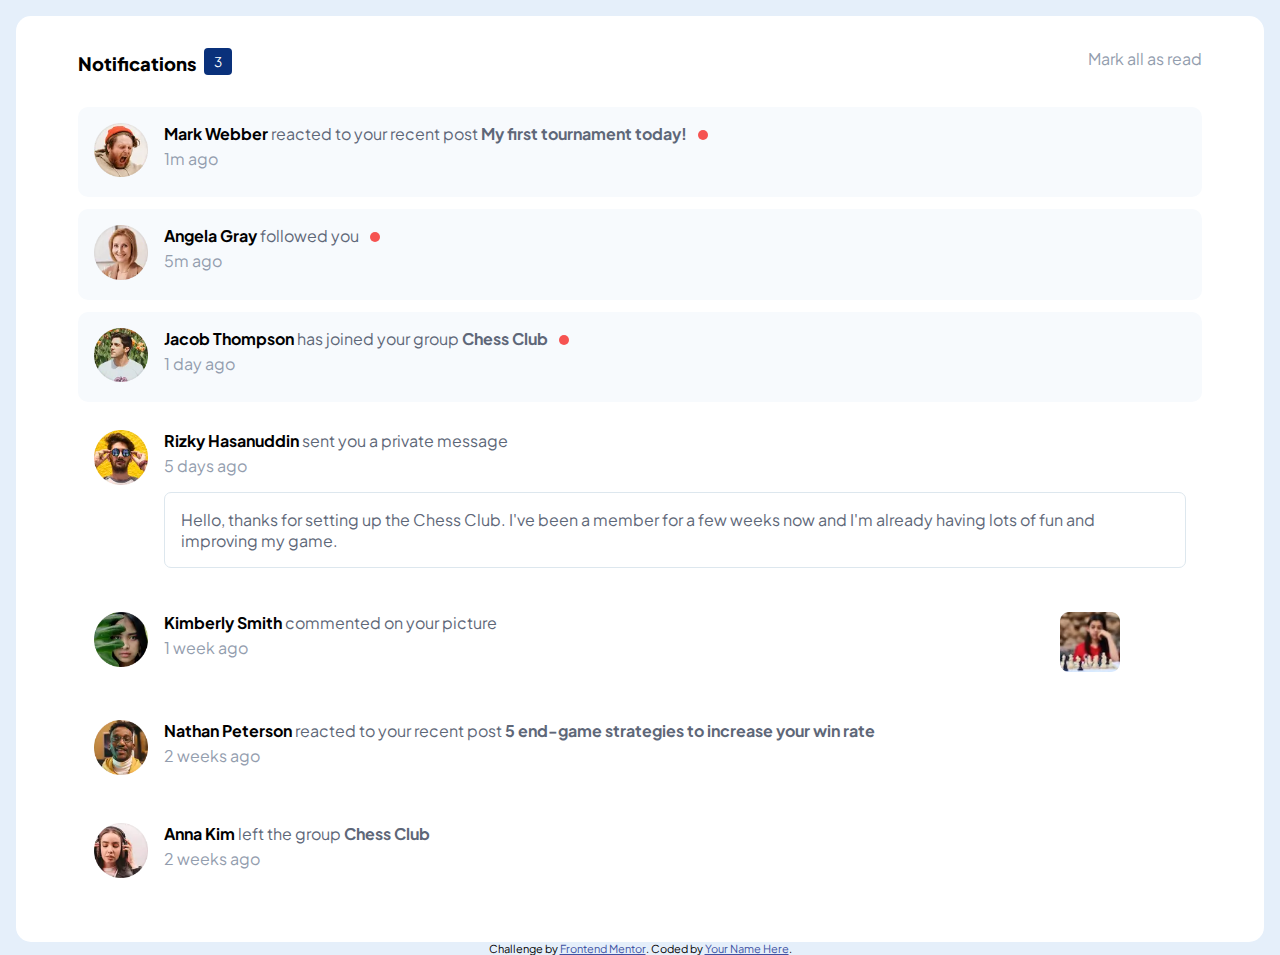
<file: code/index.html>
<!DOCTYPE html>
<html lang="en">
  <head>
    <meta charset="UTF-8" />
    <meta name="viewport" content="width=device-width, initial-scale=1.0" />
    <!-- displays site properly based on user's device -->

    <link
      rel="icon"
      type="image/png"
      sizes="32x32"
      href="../assets/images/favicon-32x32.png"
    />
    <link rel="stylesheet" href="style.css" />

    <title>Frontend Mentor | Notifications page</title>
    <script src="index.js" defer></script>
    <!-- Feel free to remove these styles or customise in your own stylesheet 👍 -->
    <style>
      .attribution {
        font-size: 11px;
        text-align: center;
      }
      .attribution a {
        color: hsl(228, 45%, 44%);
      }
    </style>
  </head>
  <body>
    <div class="box">
      <header id="noti-container">
        <div id="noti">
          <h1>Notifications</h1>
          <span id="num">3</span>
        </div>
        <h2 id="markAll">Mark all as read</h2>
      </header>
      <div class="container">
        <div class="img-container">
          <img src="../assets/images/avatar-mark-webber.webp" alt="" />
        </div>
        <div class="msg-container">
          <h2 class="name">Mark Webber</h2>
          <p>
            reacted to your recent post
            <strong>My first tournament today!</strong>
          </p>
          <div class="red-dot"></div>
          <span class="timer">1m ago</span>
        </div>
      </div>
      <div class="container">
        <div class="img-container">
          <img src="../assets/images/avatar-angela-gray.webp" alt="" />
        </div>
        <div class="msg-container">
          <h2 class="name">Angela Gray</h2>
          <p>followed you</p>
          <div class="red-dot"></div>
          <span class="timer">5m ago</span>
        </div>
      </div>
      <div class="container">
        <div class="img-container">
          <img src="../assets/images/avatar-jacob-thompson.webp" alt="" />
        </div>
        <div class="msg-container">
          <h2 class="name">Jacob Thompson</h2>
          <p>has joined your group <strong>Chess Club</strong></p>
          <div class="red-dot"></div>
          <span class="timer">1 day ago</span>
        </div>
      </div>
      <div class="container">
        <div class="img-container">
          <img src="../assets/images/avatar-rizky-hasanuddin.webp" alt="" />
        </div>
        <div class="msg-container">
          <h2 class="name">Rizky Hasanuddin</h2>
          <p>sent you a private message</p>
          <span class="timer">5 days ago</span>
          <div id="msg-box">
            <p>
              Hello, thanks for setting up the Chess Club. I've been a member
              for a few weeks now and I'm already having lots of fun and
              improving my game.
            </p>
          </div>
        </div>
      </div>
      <div class="container">
        <div class="img-container">
          <img src="../assets/images/avatar-kimberly-smith.webp" alt="" />
        </div>
        <div class="msg-container">
          <h2 class="name">Kimberly Smith</h2>
          <p>commented on your picture</p>
          <span class="timer">1 week ago</span>
        </div>
        <div class="img-chess">
          <img src="../assets/images/image-chess.webp" alt="" />
        </div>
      </div>
      <div class="container">
        <div class="img-container">
          <img src="../assets/images/avatar-nathan-peterson.webp" alt="" />
        </div>
        <div class="msg-container">
          <h2 class="name">Nathan Peterson</h2>
          <p>
            reacted to your recent post
            <strong>5 end-game strategies to increase your win rate</strong>
          </p>
          <span class="timer">2 weeks ago</span>
        </div>
      </div>
      <div class="container">
        <div class="img-container">
          <img src="../assets/images/avatar-anna-kim.webp" alt="" />
        </div>
        <div class="msg-container">
          <h2 class="name">Anna Kim</h2>
          <p>left the group <strong>Chess Club</strong></p>
          <span class="timer">2 weeks ago</span>
        </div>
      </div>
    </div>

    <div class="attribution">
      Challenge by
      <a href="https://www.frontendmentor.io?ref=challenge" target="_blank"
        >Frontend Mentor</a
      >. Coded by <a href="#">Your Name Here</a>.
    </div>
  </body>
</html>
</file>
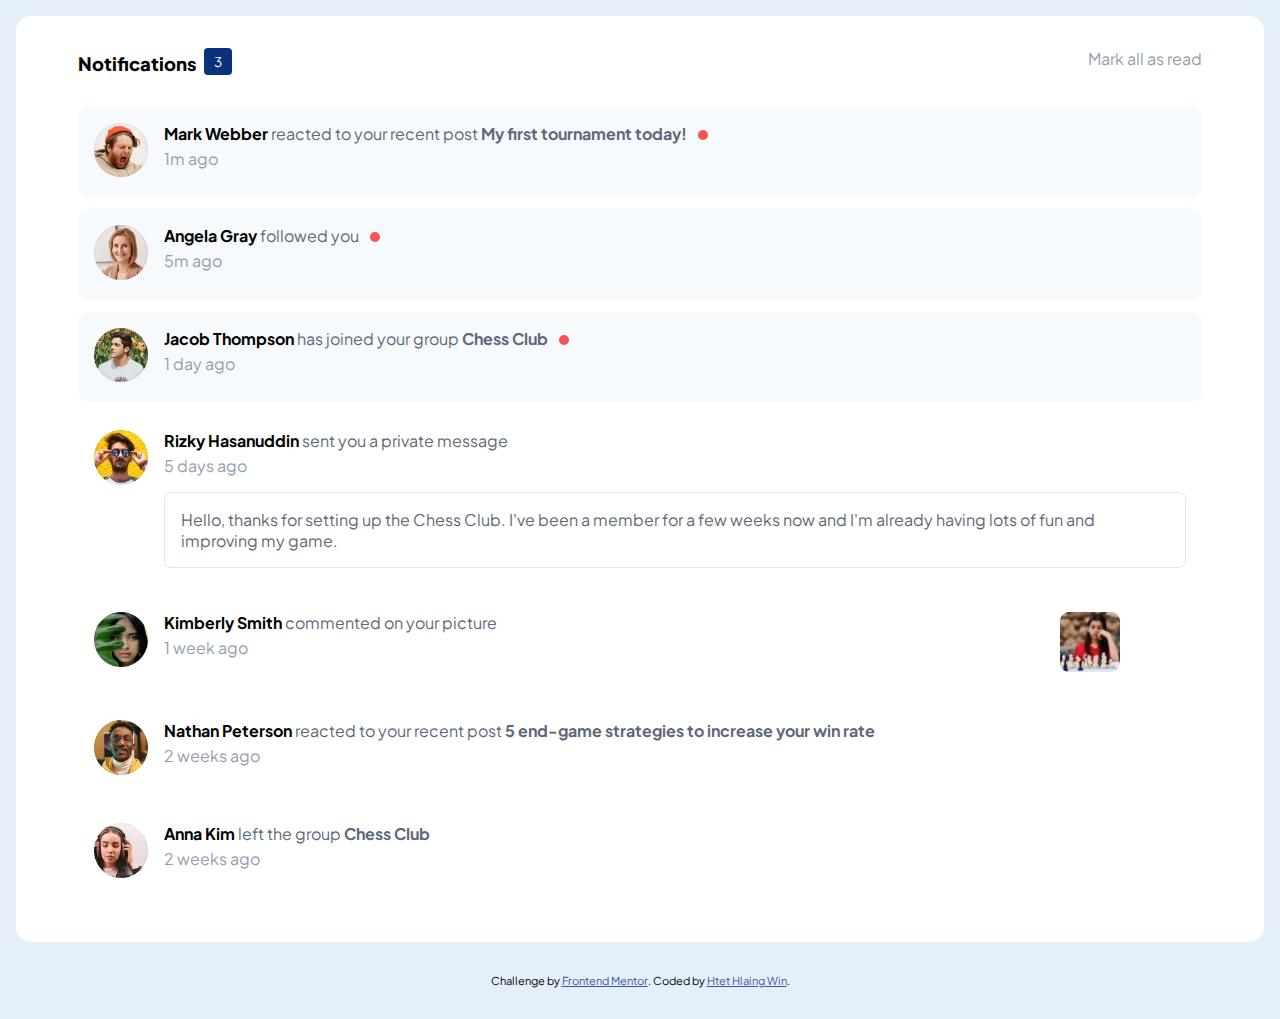
<file: html/index.html>
<!DOCTYPE html>
<html lang="en">
  <head>
    <meta charset="UTF-8" />
    <meta name="viewport" content="width=device-width, initial-scale=1.0" />
    <!-- displays site properly based on user's device -->

    <link
      rel="icon"
      type="image/png"
      sizes="32x32"
      href="../img/favicon-32x32.png"
    />
    <link rel="stylesheet" href="../css/style.css" />

    <title>Frontend Mentor | Notifications page</title>
    <script src="../js/index.js" defer></script>
    <!-- Feel free to remove these styles or customise in your own stylesheet 👍 -->
    <style>
      .attribution {
        margin: 0 auto;
        padding: 2rem;
        font-size: 11px;
        text-align: center;
      }
      .attribution a {
        color: hsl(228, 45%, 44%);
      }
    </style>
  </head>
  <body>
    <div class="box">
      <header id="noti-container">
        <div id="noti">
          <h1>Notifications</h1>
          <span id="num">3</span>
        </div>
        <h2 id="markAll">Mark all as read</h2>
      </header>
      <div class="container">
        <div class="img-container">
          <img src="../img/avatar-mark-webber.webp" alt="" />
        </div>
        <div class="msg-container">
          <h2 class="name">Mark Webber</h2>
          <p>
            reacted to your recent post
            <strong>My first tournament today!</strong>
          </p>
          <div class="red-dot"></div>
          <span class="timer">1m ago</span>
        </div>
      </div>
      <div class="container">
        <div class="img-container">
          <img src="../img/avatar-angela-gray.webp" alt="" />
        </div>
        <div class="msg-container">
          <h2 class="name">Angela Gray</h2>
          <p>followed you</p>
          <div class="red-dot"></div>
          <span class="timer">5m ago</span>
        </div>
      </div>
      <div class="container">
        <div class="img-container">
          <img src="../img/avatar-jacob-thompson.webp" alt="" />
        </div>
        <div class="msg-container">
          <h2 class="name">Jacob Thompson</h2>
          <p>has joined your group <strong>Chess Club</strong></p>
          <div class="red-dot"></div>
          <span class="timer">1 day ago</span>
        </div>
      </div>
      <div class="container">
        <div class="img-container">
          <img src="../img/avatar-rizky-hasanuddin.webp" alt="" />
        </div>
        <div class="msg-container">
          <h2 class="name">Rizky Hasanuddin</h2>
          <p>sent you a private message</p>
          <span class="timer">5 days ago</span>
          <div id="msg-box">
            <p>
              Hello, thanks for setting up the Chess Club. I've been a member
              for a few weeks now and I'm already having lots of fun and
              improving my game.
            </p>
          </div>
        </div>
      </div>
      <div class="container">
        <div class="img-container">
          <img src="../img/avatar-kimberly-smith.webp" alt="" />
        </div>
        <div class="msg-container">
          <h2 class="name">Kimberly Smith</h2>
          <p>commented on your picture</p>
          <span class="timer">1 week ago</span>
        </div>
        <div class="img-chess">
          <img src="../img/image-chess.webp" alt="" />
        </div>
      </div>
      <div class="container">
        <div class="img-container">
          <img src="../img/avatar-nathan-peterson.webp" alt="" />
        </div>
        <div class="msg-container">
          <h2 class="name">Nathan Peterson</h2>
          <p>
            reacted to your recent post
            <strong>5 end-game strategies to increase your win rate</strong>
          </p>
          <span class="timer">2 weeks ago</span>
        </div>
      </div>
      <div class="container">
        <div class="img-container">
          <img src="../img/avatar-anna-kim.webp" alt="" />
        </div>
        <div class="msg-container">
          <h2 class="name">Anna Kim</h2>
          <p>left the group <strong>Chess Club</strong></p>
          <span class="timer">2 weeks ago</span>
        </div>
      </div>
    </div>

    <div class="attribution">
      Challenge by
      <a href="https://www.frontendmentor.io?ref=challenge" target="_blank"
        >Frontend Mentor</a
      >. Coded by <a href="#">Htet Hlaing Win</a>.
    </div>
  </body>
</html>
</file>
<file: code/style.css>
@import url("https://fonts.googleapis.com/css2?family=Plus+Jakarta+Sans:wght@500;800&display=swap");

:root {
  --primary-red: hsl(1, 90%, 64%);
  --primary-blue: hsl(219, 85%, 26%);
  --neutral-white: hsl(0, 0%, 100%);
  --very-light-grayish-blue: hsl(210, 60%, 98%);
  --light-grayish-blue-1: hsl(211, 68%, 94%);
  --light-grayish-blue-2: hsl(205, 33%, 90%);
  --grayish-blue: hsl(219, 14%, 63%);
  --dark-grayish-blue: hsl(219, 12%, 42%);
  --very-dark-blue: hsl(224, 21%, 14%);
}

*,
*::before,
*::after {
  box-sizing: inherit;
  margin: 0;
  padding: 0;
}

html {
  box-sizing: border-box;
  font-size: 14px;
}

body {
  height: 100vh;
  background-color: var(--neutral-white);
  font-family: "Plus Jakarta Sans", sans-serif;
  padding: 1rem;
}

img {
  width: 100%;
}

.container,
#noti-container {
  width: 95%;
  margin: 0 auto 2rem;
}

#noti-container {
  display: flex;
  justify-content: space-between;
  gap: 1rem;
}

/* Header Part */
#noti-container #noti {
  display: flex;
  gap: 0.5rem;
  align-items: flex-end;
}

#noti-container #noti > #num {
  background-color: var(--primary-blue);
  color: var(--neutral-white);
  padding: 0.3rem 0.65rem;
  border-radius: 4px;
  font-size: 0.85rem;
}

#noti-container #noti > h1 {
  font-size: 1.15rem;
  font-weight: 800;
}

#noti-container h2 {
  font-size: 1rem;
  color: var(--grayish-blue);
  font-weight: 400;
}

/* Message Container */
.container {
  background-color: var(--very-light-grayish-blue);
  padding: 1rem;
  border-radius: 10px;
  display: flex;
  gap: 1rem;
  flex-grow: 1;
  margin-bottom: 0.75rem;
}

.container .img-container {
  flex-basis: 10%;
  flex-grow: 0;
  flex-shrink: 0;
}

.container .img-chess {
  flex-basis: 45px;
  flex-grow: 0;
  flex-shrink: 0;
  transition: 0.5s;
}

.msg-container .name,
p {
  display: inline;
  font-size: 1rem;
}

.msg-container p {
  color: var(--dark-grayish-blue);
}

.msg-container p .empasis {
  color: var(--very-dark-blue);
  font-weight: 800;
}

.msg-container .timer {
  margin-top: 0.25rem;
  display: block;
  color: var(--grayish-blue);
}

.msg-container #msg-box {
  margin-top: 1rem;
  padding: 1rem;
  border: 1px solid var(--light-grayish-blue-2);
  border-radius: 7px;
}

.container:nth-of-type(3) ~ .container {
  background-color: var(--neutral-white);
}

.msg-container .red-dot {
  display: inline-block;
  width: 10px;
  height: 10px;
  border-radius: 50%;
  background-color: var(--primary-red);
  margin-left: 0.5rem;
}

/* Hover */
#markAll:hover,
.name:hover,
strong:hover {
  color: var(--primary-blue);
  cursor: pointer;
}

#msg-box:hover {
  background-color: var(--light-grayish-blue-2);
  cursor: pointer;
}

.img-chess:hover {
  cursor: pointer;
  transform: translateY(-15%);
  transition: 0.5s;
}

@media (min-width: 980px) and (max-width: 2000px) {
  html {
    font-size: 16px;
  }

  body {
    background-color: var(--light-grayish-blue-1);
  }

  .box {
    background-color: var(--neutral-white);
    padding: 2rem;
    border-radius: 15px;
  }

  .container .img-container {
    flex-basis: 5%;
  }

  .container .img-chess {
    margin-left: 50%;
    flex-basis: 60px;
  }
}

/* Javascript */
.hide {
  display: none;
}

.bg-color {
  background-color: var(--neutral-white);
}
</file>
<file: css/style.css>
@import url("https://fonts.googleapis.com/css2?family=Plus+Jakarta+Sans:wght@500;800&display=swap");

:root {
  --primary-red: hsl(1, 90%, 64%);
  --primary-blue: hsl(219, 85%, 26%);
  --neutral-white: hsl(0, 0%, 100%);
  --very-light-grayish-blue: hsl(210, 60%, 98%);
  --light-grayish-blue-1: hsl(211, 68%, 94%);
  --light-grayish-blue-2: hsl(205, 33%, 90%);
  --grayish-blue: hsl(219, 14%, 63%);
  --dark-grayish-blue: hsl(219, 12%, 42%);
  --very-dark-blue: hsl(224, 21%, 14%);
}

*,
*::before,
*::after {
  box-sizing: inherit;
  margin: 0;
  padding: 0;
}

html {
  box-sizing: border-box;
  font-size: 14px;
}

body {
  height: 100vh;
  background-color: var(--neutral-white);
  font-family: "Plus Jakarta Sans", sans-serif;
  padding: 1rem;
}

img {
  width: 100%;
}

.container,
#noti-container {
  width: 95%;
  margin: 0 auto 2rem;
}

#noti-container {
  display: flex;
  justify-content: space-between;
  gap: 1rem;
}

/* Header Part */
#noti-container #noti {
  display: flex;
  gap: 0.5rem;
  align-items: flex-end;
}

#noti-container #noti > #num {
  background-color: var(--primary-blue);
  color: var(--neutral-white);
  padding: 0.3rem 0.65rem;
  border-radius: 4px;
  font-size: 0.85rem;
}

#noti-container #noti > h1 {
  font-size: 1.15rem;
  font-weight: 800;
}

#noti-container h2 {
  font-size: 1rem;
  color: var(--grayish-blue);
  font-weight: 400;
}

/* Message Container */
.container {
  background-color: var(--very-light-grayish-blue);
  padding: 1rem;
  border-radius: 10px;
  display: flex;
  gap: 1rem;
  flex-grow: 1;
  margin-bottom: 0.75rem;
}

.container .img-container {
  flex-basis: 10%;
  flex-grow: 0;
  flex-shrink: 0;
}

.container .img-chess {
  flex-basis: 45px;
  flex-grow: 0;
  flex-shrink: 0;
  transition: 0.5s;
}

.msg-container .name,
p {
  display: inline;
  font-size: 1rem;
}

.msg-container p {
  color: var(--dark-grayish-blue);
}

.msg-container p .empasis {
  color: var(--very-dark-blue);
  font-weight: 800;
}

.msg-container .timer {
  margin-top: 0.25rem;
  display: block;
  color: var(--grayish-blue);
}

.msg-container #msg-box {
  margin-top: 1rem;
  padding: 1rem;
  border: 1px solid var(--light-grayish-blue-2);
  border-radius: 7px;
}

.container:nth-of-type(3) ~ .container {
  background-color: var(--neutral-white);
}

.msg-container .red-dot {
  display: inline-block;
  width: 10px;
  height: 10px;
  border-radius: 50%;
  background-color: var(--primary-red);
  margin-left: 0.5rem;
}

/* Hover */
#markAll:hover,
.name:hover,
strong:hover {
  color: var(--primary-blue);
  cursor: pointer;
}

#msg-box:hover {
  background-color: var(--light-grayish-blue-2);
  cursor: pointer;
}

.img-chess:hover {
  cursor: pointer;
  transform: translateY(-15%);
  transition: 0.5s;
}

@media (min-width: 980px) and (max-width: 2000px) {
  html {
    font-size: 16px;
  }

  body {
    background-color: var(--light-grayish-blue-1);
  }

  .box {
    background-color: var(--neutral-white);
    padding: 2rem;
    border-radius: 15px;
  }

  .container .img-container {
    flex-basis: 5%;
  }

  .container .img-chess {
    margin-left: 50%;
    flex-basis: 60px;
  }
}

/* Javascript */
.hide {
  display: none;
}

.bg-color {
  background-color: var(--neutral-white);
}
</file>
